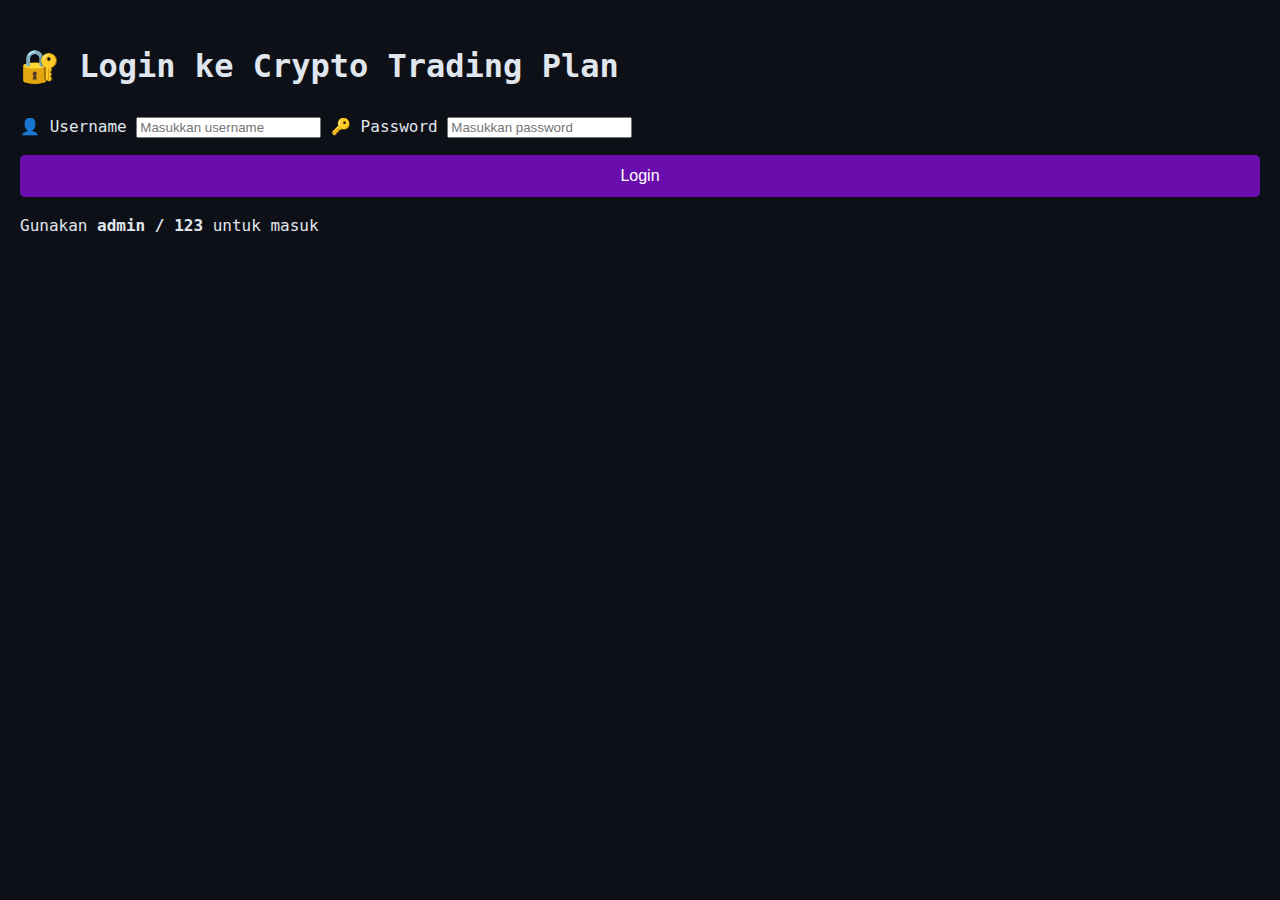
<file: Index.html>
<!DOCTYPE html>
<html lang="id">

<head>
    <meta charset="UTF-8" />
    <meta name="viewport" content="width=device-width, initial-scale=1.0" />
    <title>Crypto Trading Plan</title>
    <link rel="stylesheet" href="style.css" />
</head>

<body>
    <div class="login-container">
        <h1>🔐 Login ke Crypto Trading Plan</h1>

        <label>👤 Username</label>
        <input type="text" id="username" placeholder="Masukkan username" />

        <label>🔑 Password</label>
        <input type="password" id="password" placeholder="Masukkan password" />

        <button onclick="login()">Login</button>
        <p>Gunakan <strong>admin / 123</strong> untuk masuk</p>
    </div>

    <script src="script.js"></script>
</body>

</html>
</file>
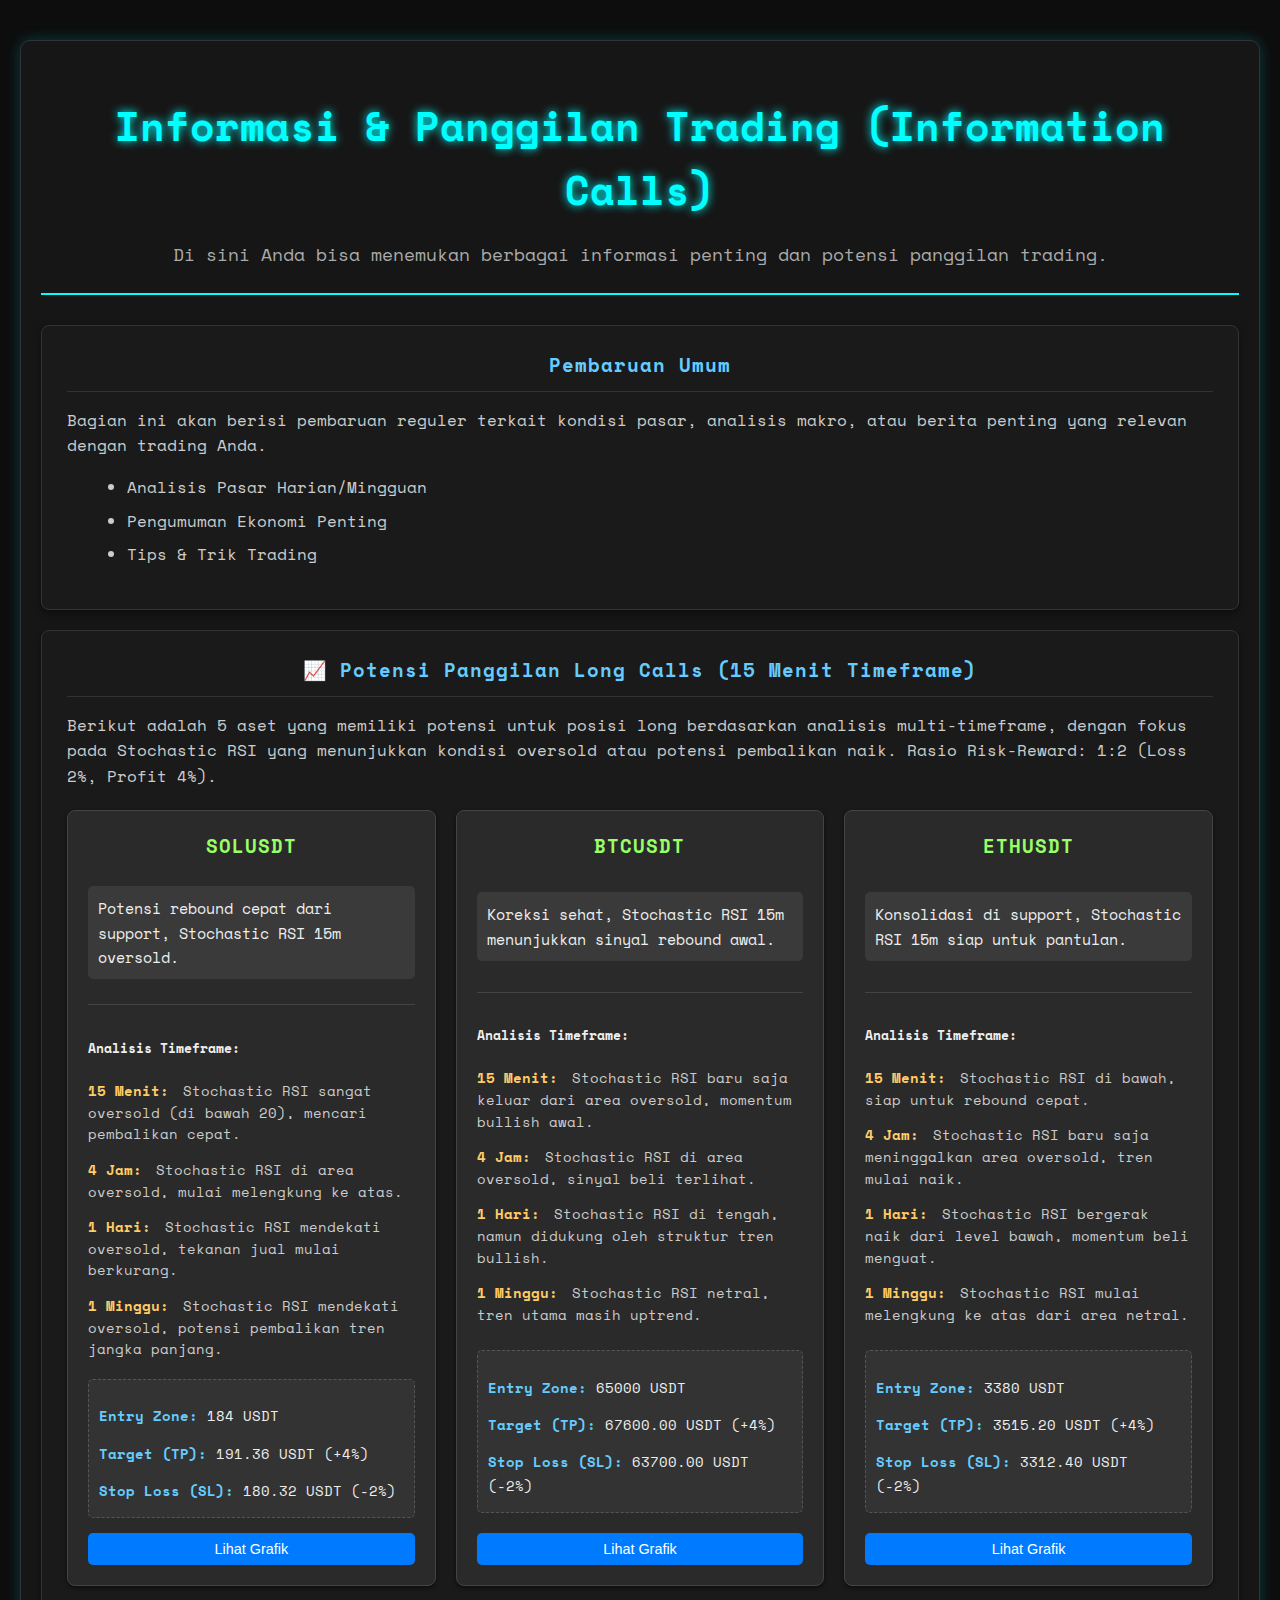
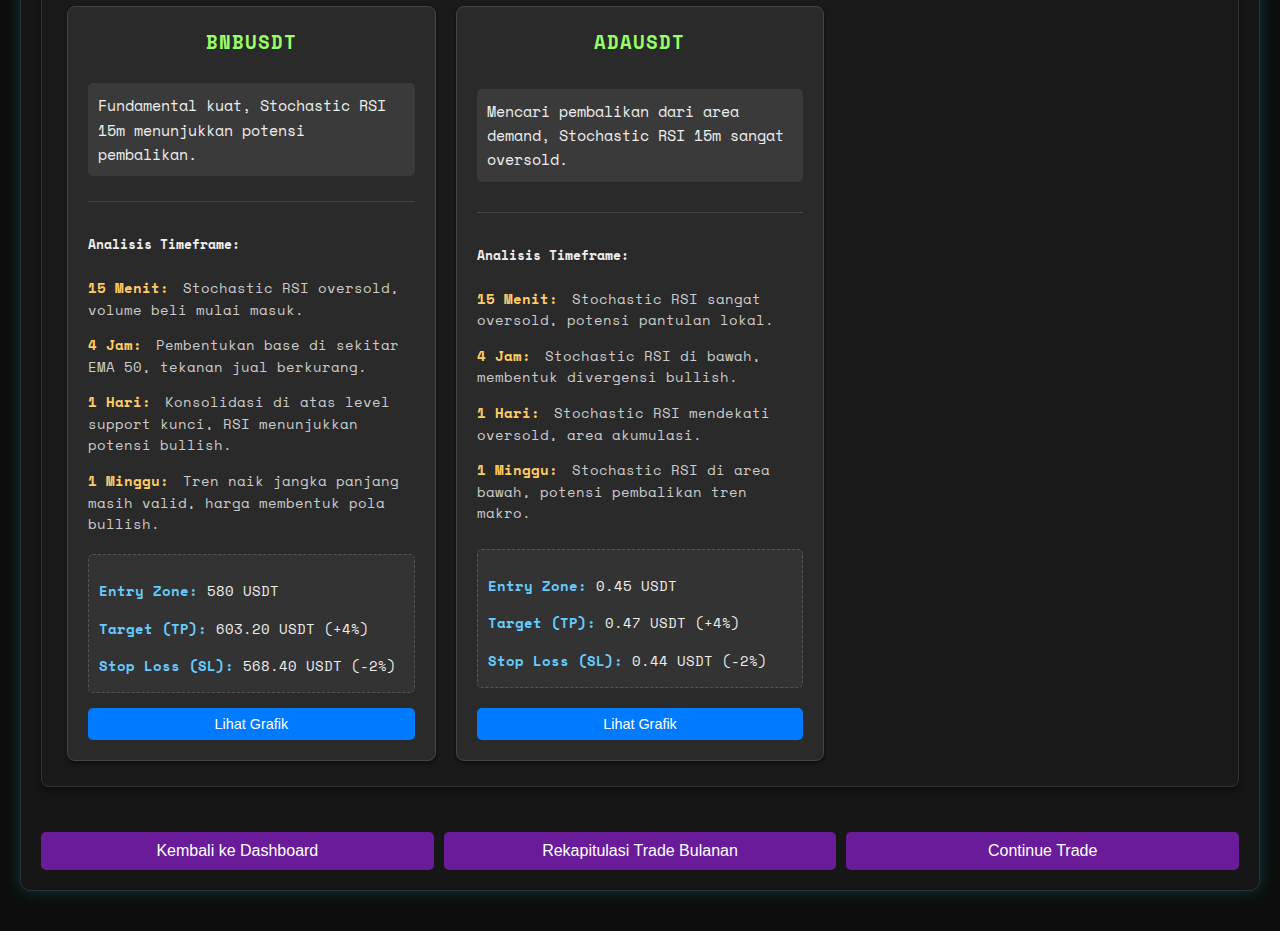
<file: informationcalls.html>
<!DOCTYPE html>
<html lang="en">

<head>
    <meta charset="UTF-8">
    <meta name="viewport" content="width=device-width, initial-scale=1.0">
    <title>Information Calls - Trading Journal</title>
    <link rel="stylesheet" href="style.css">
    <link href="https://fonts.googleapis.com/css2?family=Space+Mono:wght@400;700&display=swap" rel="stylesheet">
    <style>
        /* Gaya spesifik untuk informationcalls.html */
        body {
            font-family: 'Space Mono', monospace;
            background-color: #0d0d0d;
            /* Background lebih gelap */
            color: #eee;
            line-height: 1.6;
            margin: 0;
            padding: 20px;
        }

        .container {
            max-width: 1200px;
            margin: 20px auto;
            padding: 20px;
            background-color: #161616;
            /* Warna container sedikit lebih terang */
            border-radius: 10px;
            box-shadow: 0 0 15px rgba(0, 255, 255, 0.2);
            /* Neon effect */
        }

        .info-header {
            text-align: center;
            margin-bottom: 30px;
            padding-bottom: 15px;
            border-bottom: 2px solid #00ffff;
            /* Neon border */
        }

        .info-header h2 {
            color: #00ffff;
            /* Neon cyan */
            font-size: 2.5em;
            text-shadow: 0 0 10px #00ffff;
            margin-bottom: 10px;
        }

        .info-header p {
            color: #aaa;
            font-size: 1.1em;
        }

        .info-content {
            background-color: #1a1a1a;
            padding: 25px;
            border-radius: 8px;
            box-shadow: 0 4px 8px rgba(0, 0, 0, 0.4);
            margin-bottom: 20px;
            border: 1px solid #333;
        }

        .info-content h3 {
            color: #66ccff;
            margin-top: 0;
            margin-bottom: 15px;
            border-bottom: 1px solid #333;
            padding-bottom: 10px;
        }

        .info-content p {
            line-height: 1.6;
            color: #ccc;
            margin-bottom: 10px;
        }

        .info-content ul {
            list-style-type: disc;
            margin-left: 20px;
            color: #ccc;
        }

        .info-content ul li {
            margin-bottom: 8px;
        }

        .long-calls-grid {
            display: grid;
            grid-template-columns: repeat(auto-fit, minmax(300px, 1fr));
            gap: 20px;
            margin-top: 20px;
        }

        .long-call-card {
            background-color: #2a2a2a;
            padding: 20px;
            border-radius: 8px;
            box-shadow: 0 2px 4px rgba(0, 0, 0, 0.5);
            border: 1px solid #444;
            display: flex;
            flex-direction: column;
            justify-content: space-between;
        }

        .long-call-card h4 {
            color: #99ff66;
            margin-top: 0;
            margin-bottom: 10px;
            font-size: 1.2em;
            text-align: center;
        }

        .long-call-card .overview {
            font-size: 0.95em;
            color: #eee;
            margin-bottom: 15px;
            background-color: #3a3a3a;
            padding: 10px;
            border-radius: 5px;
        }

        .timeframe-details {
            margin-top: 10px;
            border-top: 1px solid #444;
            padding-top: 10px;
        }

        .timeframe-details p {
            margin-bottom: 3px;
            font-size: 0.85em;
            color: #bbb;
        }

        .timeframe-details .timeframe-label {
            font-weight: bold;
            color: #ffcc66;
            margin-right: 5px;
        }

        .timeframe-details .reason-text {
            color: #ccc;
        }

        .entry-exit-info {
            background-color: #333;
            padding: 10px;
            border-radius: 5px;
            margin-top: 15px;
            border: 1px dashed #555;
        }

        .entry-exit-info p {
            margin-bottom: 5px;
            font-size: 0.9em;
            color: #ddd;
        }

        .entry-exit-info .label {
            font-weight: bold;
            color: #66ccff;
        }

        .entry-exit-info .value {
            color: #eee;
        }

        .trade-result {
            margin-top: 10px;
            padding: 8px;
            border-radius: 5px;
            text-align: center;
            font-weight: bold;
            font-size: 1.1em;
        }

        .trade-result.win {
            background-color: #28a745;
            /* Green for win */
            color: white;
        }

        .trade-result.loss {
            background-color: #dc3545;
            /* Red for loss */
            color: white;
        }

        .long-call-card button {
            margin-top: 15px;
            padding: 8px 15px;
            background-color: #007bff;
            color: white;
            border: none;
            border-radius: 5px;
            cursor: pointer;
            font-size: 0.9em;
            transition: background-color 0.3s ease;
            width: 100%;
        }

        .long-call-card button:hover {
            background-color: #0056b3;
        }

        /* Hapus gaya untuk simulate-buttons karena tidak digunakan lagi */
        /*
        .long-call-card .simulate-buttons {
            display: flex;
            gap: 10px;
            margin-top: 10px;
        }

        .long-call-card .simulate-buttons button {
            flex: 1;
            padding: 8px;
            border: none;
            border-radius: 5px;
            cursor: pointer;
            font-size: 0.85em;
            transition: background-color 0.3s ease;
            width: auto;
        }

        .long-call-card .simulate-buttons .btn-win {
            background-color: #28a745;
            color: white;
        }
        .long-call-card .simulate-buttons .btn-win:hover {
            background-color: #218838;
        }

        .long-call-card .simulate-buttons .btn-loss {
            background-color: #dc3545;
            color: white;
        }
        .long-call-card .simulate-buttons .btn-loss:hover {
            background-color: #c82333;
        }
        */

        .back-button-container {
            text-align: center;
            margin-top: 30px;
            display: flex;
            justify-content: center;
            gap: 10px;
        }

        .back-button-container button {
            padding: 10px 25px;
            background-color: #6a1b9a;
            color: white;
            border: none;
            border-radius: 5px;
            cursor: pointer;
            font-size: 1em;
            transition: background-color 0.3s ease;
        }

        .back-button-container button:hover {
            background-color: #4a148c;
        }

        #monthlyReportContainer {
            background-color: #1a1a1a;
            padding: 25px;
            border-radius: 8px;
            box-shadow: 0 4px 8px rgba(0, 0, 0, 0.2);
            margin-top: 30px;
            display: none;
            /* Hidden by default */
            border: 1px solid #333;
        }

        #monthlyReportContainer h3 {
            color: #66ccff;
            text-align: center;
            margin-bottom: 20px;
        }

        #monthlyReportContainer p {
            text-align: center;
            font-size: 1.1em;
            color: #eee;
            margin-bottom: 10px;
        }
    </style>
</head>

<body>
    <div class="container">
        <div class="info-header">
            <h2>Informasi & Panggilan Trading (Information Calls)</h2>
            <p>Di sini Anda bisa menemukan berbagai informasi penting dan potensi panggilan trading.</p>
        </div>

        <div class="info-content">
            <h3>Pembaruan Umum</h3>
            <p>Bagian ini akan berisi pembaruan reguler terkait kondisi pasar, analisis makro, atau berita penting yang
                relevan dengan trading Anda.</p>
            <ul>
                <li>Analisis Pasar Harian/Mingguan</li>
                <li>Pengumuman Ekonomi Penting</li>
                <li>Tips & Trik Trading</li>
            </ul>
        </div>

        <div class="info-content">
            <h3>📈 Potensi Panggilan Long Calls (15 Menit Timeframe)</h3>
            <p>Berikut adalah 5 aset yang memiliki potensi untuk posisi long berdasarkan analisis multi-timeframe,
                dengan fokus pada Stochastic RSI yang menunjukkan kondisi oversold atau potensi pembalikan naik. Rasio
                Risk-Reward: 1:2 (Loss 2%, Profit 4%).</p>

            <div class="long-calls-grid" id="longCallsContainer">
            </div>
        </div>

        <div class="back-button-container">
            <button onclick="window.location.href = 'dashboard.html';">Kembali ke Dashboard</button>
            <button onclick="showMonthlyReport();">Rekapitulasi Trade Bulanan</button>
            <button onclick="continueTrade();">Continue Trade</button>
        </div>

        <div id="monthlyReportContainer" class="info-content">
            <h3>Rekapitulasi Trade Bulanan</h3>
            <p id="winRateDisplay"></p>
            <p id="totalTradesDisplay"></p>
            <button onclick="hideMonthlyReport();">Tutup Rekapitulasi</button>
        </div>
    </div>

    <script>
        // Mapping untuk menyimpan koneksi WebSocket aktif
        const activeWebSockets = new Map();

        // Data trade harian saat ini.
        // PENTING: Anda akan memodifikasi ini secara manual jika ingin mengubah calls.
        // Ketika tombol "Continue Trade" ditekan, data ini akan di-reset untuk hari berikutnya.
        let dailyPotentialLongCalls = JSON.parse(localStorage.getItem('currentDailyTrades')) || [
            {
                id: 1,
                coin: "SOLUSDT",
                overview: "Potensi rebound cepat dari support, Stochastic RSI 15m oversold.",
                timeframes: [
                    { tf: "15 Menit", reason: "Stochastic RSI sangat oversold (di bawah 20), mencari pembalikan cepat." },
                    { tf: "4 Jam", reason: "Stochastic RSI di area oversold, mulai melengkung ke atas." },
                    { tf: "1 Hari", reason: "Stochastic RSI mendekati oversold, tekanan jual mulai berkurang." },
                    { tf: "1 Minggu", reason: "Stochastic RSI mendekati oversold, potensi pembalikan tren jangka panjang." }
                ],
                entry: 184.00,
                tp: 191.36, // +4% dari 184
                sl: 180.32,  // -2% dari 184
                chartLink: "https://www.tradingview.com/chart/?symbol=BINANCE%3ASOLUSDT",
                result: null // null: belum ada hasil; "Win": Win; "Loss": Loss
            },
            {
                id: 2,
                coin: "BTCUSDT",
                overview: "Koreksi sehat, Stochastic RSI 15m menunjukkan sinyal rebound awal.",
                timeframes: [
                    { tf: "15 Menit", reason: "Stochastic RSI baru saja keluar dari area oversold, momentum bullish awal." },
                    { tf: "4 Jam", reason: "Stochastic RSI di area oversold, sinyal beli terlihat." },
                    { tf: "1 Hari", reason: "Stochastic RSI di tengah, namun didukung oleh struktur tren bullish." },
                    { tf: "1 Minggu", reason: "Stochastic RSI netral, tren utama masih uptrend." }
                ],
                entry: 65000,
                tp: 67600, // +4% dari 65000
                sl: 63700, // -2% dari 65000
                chartLink: "https://www.tradingview.com/chart/?symbol=BINANCE%3ABTCUSDT",
                result: null
            },
            {
                id: 3,
                coin: "ETHUSDT",
                overview: "Konsolidasi di support, Stochastic RSI 15m siap untuk pantulan.",
                timeframes: [
                    { tf: "15 Menit", reason: "Stochastic RSI di bawah, siap untuk rebound cepat." },
                    { tf: "4 Jam", reason: "Stochastic RSI baru saja meninggalkan area oversold, tren mulai naik." },
                    { tf: "1 Hari", reason: "Stochastic RSI bergerak naik dari level bawah, momentum beli menguat." },
                    { tf: "1 Minggu", reason: "Stochastic RSI mulai melengkung ke atas dari area netral." }
                ],
                entry: 3380,
                tp: 3515.2, // +4% dari 3380
                sl: 3312.4, // -2% dari 3380
                chartLink: "https://www.tradingview.com/chart/?symbol=BINANCE%3AETHUSDT",
                result: null
            },
            {
                id: 4,
                coin: "BNBUSDT",
                overview: "Fundamental kuat, Stochastic RSI 15m menunjukkan potensi pembalikan.",
                timeframes: [
                    { tf: "15 Menit", reason: "Stochastic RSI oversold, volume beli mulai masuk." },
                    { tf: "4 Jam", reason: "Pembentukan base di sekitar EMA 50, tekanan jual berkurang." },
                    { tf: "1 Hari", reason: "Konsolidasi di atas level support kunci, RSI menunjukkan potensi bullish." },
                    { tf: "1 Minggu", reason: "Tren naik jangka panjang masih valid, harga membentuk pola bullish." }
                ],
                entry: 580,
                tp: 603.2, // +4% dari 580
                sl: 568.4, // -2% dari 580
                chartLink: "https://www.tradingview.com/chart/?symbol=BINANCE%3ABNBUSDT",
                result: null
            },
            {
                id: 5,
                coin: "ADAUSDT",
                overview: "Mencari pembalikan dari area demand, Stochastic RSI 15m sangat oversold.",
                timeframes: [
                    { tf: "15 Menit", reason: "Stochastic RSI sangat oversold, potensi pantulan lokal." },
                    { tf: "4 Jam", reason: "Stochastic RSI di bawah, membentuk divergensi bullish." },
                    { tf: "1 Hari", reason: "Stochastic RSI mendekati oversold, area akumulasi." },
                    { tf: "1 Minggu", reason: "Stochastic RSI di area bawah, potensi pembalikan tren makro." }
                ],
                entry: 0.450,
                tp: 0.468, // +4% dari 0.450
                sl: 0.441,  // -2% dari 0.450
                chartLink: "https://www.tradingview.com/chart/?symbol=BINANCE%3AADAUSDT",
                result: null
            }
        ];

        // Untuk menyimpan data historis trade (akan disimpan di localStorage)
        let monthlyTradeRecords = JSON.parse(localStorage.getItem('monthlyTradeRecords')) || [];

        // Fungsi untuk memperbarui hasil trade dan menutup WebSocket
        function updateTradeResult(id, result) {
            const tradeIndex = dailyPotentialLongCalls.findIndex(trade => trade.id === id);
            if (tradeIndex !== -1 && dailyPotentialLongCalls[tradeIndex].result === null) {
                dailyPotentialLongCalls[tradeIndex].result = result;

                // Tambahkan ke monthlyTradeRecords
                const todayDateString = new Date().toISOString().slice(0, 10);
                monthlyTradeRecords.push({
                    id: dailyPotentialLongCalls[tradeIndex].id,
                    coin: dailyPotentialLongCalls[tradeIndex].coin,
                    result: result,
                    date: todayDateString
                });
                localStorage.setItem('monthlyTradeRecords', JSON.stringify(monthlyTradeRecords));
                localStorage.setItem('currentDailyTrades', JSON.stringify(dailyPotentialLongCalls)); // Simpan status harian

                // Tutup WebSocket untuk koin ini
                if (activeWebSockets.has(id)) {
                    activeWebSockets.get(id).close();
                    activeWebSockets.delete(id);
                    console.log(`WebSocket for ${dailyPotentialLongCalls[tradeIndex].coin} closed.`);
                }

                displayLongCalls(); // Refresh tampilan UI
            }
        }

        // Fungsi untuk menginisiasi koneksi WebSocket dan memantau harga
        function monitorPricesWithWebSocket() {
            dailyPotentialLongCalls.forEach(call => {
                // Hanya monitor jika trade belum ada hasilnya
                if (call.result === null) {
                    const symbol = call.coin.toLowerCase();
                    const ws = new WebSocket(`wss://stream.binance.com:9443/ws/${symbol}@trade`);
                    activeWebSockets.set(call.id, ws); // Simpan koneksi WebSocket

                    ws.onopen = () => {
                        console.log(`WebSocket for ${call.coin} opened.`);
                    };

                    ws.onmessage = function (event) {
                        const data = JSON.parse(event.data);
                        const price = parseFloat(data.p);

                        // Cari kembali trade di dailyPotentialLongCalls karena array bisa berubah
                        const currentCall = dailyPotentialLongCalls.find(t => t.id === call.id);

                        if (currentCall && currentCall.result === null) { // Pastikan trade masih aktif
                            if (price >= currentCall.tp) {
                                console.log(`${currentCall.coin}: Harga ${price} mencapai TP ${currentCall.tp}. Hasil: Win!`);
                                updateTradeResult(currentCall.id, "Win");
                            } else if (price <= currentCall.sl) {
                                console.log(`${currentCall.coin}: Harga ${price} mencapai SL ${currentCall.sl}. Hasil: Loss!`);
                                updateTradeResult(currentCall.id, "Loss");
                            }
                        }
                    };

                    ws.onerror = (error) => {
                        console.error(`WebSocket error for ${call.coin}:`, error);
                    };

                    ws.onclose = (event) => {
                        if (event.wasClean) {
                            console.log(`WebSocket for ${call.coin} closed cleanly, code=${event.code} reason=${event.reason}`);
                        } else {
                            console.error(`WebSocket for ${call.coin} connection died`);
                        }
                        activeWebSockets.delete(call.id); // Hapus dari daftar aktif
                    };
                }
            });
        }

        // Fungsi untuk menampilkan data potensi long calls
        function displayLongCalls() {
            const container = document.getElementById('longCallsContainer');
            container.innerHTML = ''; // Bersihkan konten sebelumnya

            dailyPotentialLongCalls.forEach(call => {
                const card = document.createElement('div');
                card.classList.add('long-call-card');

                let timeframeHtml = '';
                call.timeframes.forEach(tfDetail => {
                    timeframeHtml += `<p><span class="timeframe-label">${tfDetail.tf}:</span> <span class="reason-text">${tfDetail.reason}</span></p>`;
                });

                let resultHtml = '';
                if (call.result) {
                    resultHtml = `
                        <div class="trade-result ${call.result.toLowerCase()}">
                            Hasil: ${call.result}
                        </div>
                    `;
                }

                card.innerHTML = `
                    <h4>${call.coin}</h4>
                    <p class="overview">${call.overview}</p>
                    <div class="timeframe-details">
                        <h5>Analisis Timeframe:</h5>
                        ${timeframeHtml}
                    </div>
                    <div class="entry-exit-info">
                        <p><span class="label">Entry Zone:</span> <span class="value">${call.entry} USDT</span></p>
                        <p><span class="label">Target (TP):</span> <span class="value">${call.tp.toFixed(2)} USDT (+4%)</span></p>
                        <p><span class="label">Stop Loss (SL):</span> <span class="value">${call.sl.toFixed(2)} USDT (-2%)</span></p>
                    </div>
                    <button onclick="window.open('${call.chartLink}', '_blank');">Lihat Grafik</button>
                    ${resultHtml}
                `;
                container.appendChild(card);
            });
        }

        // Fungsi untuk Rekapitulasi Trade Bulanan (Sama seperti sebelumnya)
        function showMonthlyReport() {
            const reportContainer = document.getElementById('monthlyReportContainer');
            const winRateDisplay = document.getElementById('winRateDisplay');
            const totalTradesDisplay = document.getElementById('totalTradesDisplay');

            const currentMonth = new Date().getMonth();
            const currentYear = new Date().getFullYear();

            // Filter trade records untuk bulan ini
            const tradesThisMonth = monthlyTradeRecords.filter(record => {
                const recordDate = new Date(record.date);
                return recordDate.getMonth() === currentMonth && recordDate.getFullYear() === currentYear;
            });

            const totalTrades = tradesThisMonth.length;
            const totalWins = tradesThisMonth.filter(record => record.result === "Win").length;

            let winRate = 0;
            if (totalTrades > 0) {
                winRate = (totalWins / totalTrades) * 100;
            }

            totalTradesDisplay.textContent = `Total Trades Bulan Ini: ${totalTrades}`;
            winRateDisplay.textContent = `Win Rate: ${winRate.toFixed(2)}% (${totalWins} Win / ${totalTrades - totalWins} Loss)`;

            reportContainer.style.display = 'block';
        }

        // Fungsi untuk menyembunyikan Rekapitulasi Trade Bulanan
        function hideMonthlyReport() {
            const reportContainer = document.getElementById('monthlyReportContainer');
            reportContainer.style.display = 'none';
        }

        // Fungsi untuk "Continue Trade" / Reset trade harian
        function continueTrade() {
            const allTradesFinished = dailyPotentialLongCalls.every(trade => trade.result !== null);

            if (allTradesFinished) {
                // Tutup semua WebSocket yang mungkin masih aktif (walau seharusnya sudah tertutup)
                activeWebSockets.forEach(ws => ws.close());
                activeWebSockets.clear();

                // Reset dailyPotentialLongCalls ke keadaan awal (data dummy baru tanpa hasil)
                dailyPotentialLongCalls = [
                    {
                        id: 1, coin: "SOLUSDT", overview: "Potensi rebound cepat dari support, Stochastic RSI 15m oversold.",
                        timeframes: [
                            { tf: "15 Menit", reason: "Stochastic RSI sangat oversold (di bawah 20), mencari pembalikan cepat." },
                            { tf: "4 Jam", reason: "Stochastic RSI di area oversold, mulai melengkung ke atas." },
                            { tf: "1 Hari", reason: "Stochastic RSI mendekati oversold, tekanan jual mulai berkurang." },
                            { tf: "1 Minggu", reason: "Stochastic RSI mendekati oversold, potensi pembalikan tren jangka panjang." }
                        ],
                        entry: 184.00, tp: 191.36, sl: 180.32, chartLink: "https://www.tradingview.com/chart/?symbol=BINANCE%3ASOLUSDT", result: null
                    },
                    {
                        id: 2, coin: "BTCUSDT", overview: "Koreksi sehat, Stochastic RSI 15m menunjukkan sinyal rebound awal.",
                        timeframes: [
                            { tf: "15 Menit", reason: "Stochastic RSI baru saja keluar dari area oversold, momentum bullish awal." },
                            { tf: "4 Jam", reason: "Stochastic RSI di area oversold, sinyal beli terlihat." },
                            { tf: "1 Hari", reason: "Stochastic RSI di tengah, namun didukung oleh struktur tren bullish." },
                            { tf: "1 Minggu", reason: "Stochastic RSI netral, tren utama masih uptrend." }
                        ],
                        entry: 65000, tp: 67600, sl: 63700, chartLink: "https://www.tradingview.com/chart/?symbol=BINANCE%3ABTCUSDT", result: null
                    },
                    {
                        id: 3, coin: "ETHUSDT", overview: "Konsolidasi di support, Stochastic RSI 15m siap untuk pantulan.",
                        timeframes: [
                            { tf: "15 Menit", reason: "Stochastic RSI di bawah, siap untuk rebound cepat." },
                            { tf: "4 Jam", reason: "Stochastic RSI baru saja meninggalkan area oversold, tren mulai naik." },
                            { tf: "1 Hari", reason: "Stochastic RSI bergerak naik dari level bawah, momentum beli menguat." },
                            { tf: "1 Minggu", reason: "Stochastic RSI mulai melengkung ke atas dari area netral." }
                        ],
                        entry: 3380, tp: 3515.2, sl: 3312.4, chartLink: "https://www.tradingview.com/chart/?symbol=BINANCE%3AETHUSDT", result: null
                    },
                    {
                        id: 4, coin: "BNBUSDT", overview: "Fundamental kuat, Stochastic RSI 15m menunjukkan potensi pembalikan.",
                        timeframes: [
                            { tf: "15 Menit", reason: "Stochastic RSI oversold, volume beli mulai masuk." },
                            { tf: "4 Jam", reason: "Pembentukan base di sekitar EMA 50, tekanan jual berkurang." },
                            { tf: "1 Hari", reason: "Konsolidasi di atas level support kunci, RSI menunjukkan potensi bullish." },
                            { tf: "1 Minggu", reason: "Tren naik jangka panjang masih valid, harga membentuk pola bullish." }
                        ],
                        entry: 580, tp: 603.2, sl: 568.4, chartLink: "https://www.tradingview.com/chart/?symbol=BINANCE%3ABNBUSDT", result: null
                    },
                    {
                        id: 5, coin: "ADAUSDT", overview: "Mencari pembalikan dari area demand, Stochastic RSI 15m sangat oversold.",
                        timeframes: [
                            { tf: "15 Menit", reason: "Stochastic RSI sangat oversold, potensi pantulan lokal." },
                            { tf: "4 Jam", reason: "Stochastic RSI di bawah, membentuk divergensi bullish." },
                            { tf: "1 Hari", reason: "Stochastic RSI mendekati oversold, area akumulasi." },
                            { tf: "1 Minggu", reason: "Stochastic RSI di area bawah, potensi pembalikan tren makro." }
                        ],
                        entry: 0.450, tp: 0.468, sl: 0.441, chartLink: "https://www.tradingview.com/chart/?symbol=BINANCE%3AADAUSDT", result: null
                    }
                ];
                localStorage.setItem('currentDailyTrades', JSON.stringify(dailyPotentialLongCalls)); // Simpan status reset
                displayLongCalls(); // Refresh tampilan untuk menampilkan calls baru
                monitorPricesWithWebSocket(); // Mulai memantau harga untuk calls baru
                alert("Semua trade harian telah di-reset. Siap untuk trade berikutnya!");
            } else {
                alert("Semua trade belum selesai. Harap tunggu hingga semua trade mendapatkan hasil Win/Loss.");
            }
        }

        // Panggil fungsi saat halaman dimuat
        document.addEventListener('DOMContentLoaded', () => {
            displayLongCalls();
            monitorPricesWithWebSocket(); // Mulai memantau harga saat DOMContentLoaded
        });
    </script>
</body>

</html>
</file>
<file: style.css>
/* style.css */

/* Gaya Dasar (untuk desktop dan mobile secara umum) */
body {
    font-family: 'Space Mono', monospace; /* Menggunakan font Space Mono */
    background-color: #0d1117; /* Background gelap */
    color: #e0e6ed; /* Warna teks terang */
    margin: 0;
    padding: 20px; /* Padding di sekitar body */
    line-height: 1.6;
}

.container {
    max-width: 900px; /* Lebar maksimum container */
    margin: 20px auto; /* Tengah di desktop, lebih baik di mobile */
    background-color: #161b22; /* Warna latar belakang container */
    padding: 30px;
    border-radius: 12px;
    box-shadow: 0 0 20px rgba(0, 255, 255, 0.15); /* Bayangan dengan aksen cyan */
    border: 1px solid #2d333b;
}

h2, h3, h4 {
    color: #00e6e6; /* Cyan terang untuk judul */
    text-align: center;
    margin-bottom: 25px;
    letter-spacing: 1px;
}

.input-group {
    margin-bottom: 15px;
    display: flex;
    flex-direction: column; /* Ubah menjadi kolom di mobile */
    gap: 8px; /* Jarak antar label dan input */
}

.input-group label {
    font-weight: bold;
    color: #8b949e; /* Abu-abu untuk label */
}

.input-group input[type="number"],
.input-group input[type="text"] {
    width: calc(100% - 22px); /* Penyesuaian lebar input */
    padding: 10px;
    border: 1px solid #30363d;
    border-radius: 4px;
    background-color: #0d1117;
    color: #e0e6ed;
    font-size: 1em;
    box-sizing: border-box; /* Pastikan padding termasuk lebar */
}

.input-group input:focus {
    border-color: #00e6e6;
    outline: none;
    box-shadow: 0 0 0 2px rgba(0, 255, 255, 0.3);
}

p {
    margin-bottom: 10px;
}

/* Untuk Current Capital */
#currentCapital {
    color: #28a745; /* Warna hijau */
    font-weight: bold;
    text-align: center; /* Pusatkan teks */
    margin-top: 20px;
}

#profitInfo {
    text-align: center;
    margin-bottom: 25px;
    padding: 10px;
    border-radius: 8px;
    background-color: #1f242b;
    border: 1px solid #2d333b;
}

#profitResult {
    /* Warna di sini sudah diatur secara dinamis oleh JavaScript
       (hijau untuk profit, merah untuk loss), jadi Anda tidak perlu mengubahnya di CSS
       jika Anda ingin perilaku itu tetap ada.
    */
    font-weight: bold;
    font-size: 1.2em;
    margin-top: 5px;
}

/* Gaya Umum untuk semua tombol */
button {
    background-color: #6a0dad; /* Ungu gelap */
    color: white;
    padding: 12px 25px; /* Default padding yang lebih besar untuk tombol utama */
    border: none;
    border-radius: 5px;
    cursor: pointer;
    font-size: 1em;
    transition: background-color 0.3s ease, transform 0.2s ease, box-shadow 0.3s ease;
    width: 100%; /* Lebar penuh secara default */
    margin-top: 15px; /* Jarak antar tombol */
    box-sizing: border-box;
}

button:hover {
    background-color: #a341f0; /* Ungu lebih terang saat hover */
    transform: translateY(-2px);
    box-shadow: 0 4px 10px rgba(0,0,0,0.3), 0 0 10px rgba(163, 65, 240, 0.4);
}

/* Kustomisasi untuk tombol "Add Trade" dan "Rekap" di desktop */
/* Saya mengasumsikan div ini memiliki struktur seperti di dashboard.html */
/* style="display: flex; justify-content: space-between; align-items: center; margin-top: 30px;" */
div[style*="display: flex"][style*="justify-content: space-between"] > button {
    width: auto; /* Otomatis, tidak 100% */
    padding: 10px 20px; /* Ukuran sedang */
    font-size: 0.95em; /* Ukuran font sedang */
    margin-top: 0; /* Hapus margin atas dari gaya button umum */
    margin-right: 10px; /* Jarak antar tombol */
}

div[style*="display: flex"][style*="justify-content: space-between"] > button:last-child {
    margin-right: 0; /* Hapus margin kanan untuk tombol terakhir */
}


table {
    width: 100%;
    border-collapse: collapse;
    margin-top: 30px;
    background-color: #1a1e26;
    border-radius: 8px;
    overflow: hidden; /* Pastikan sudut bulat terlihat */
}

table th,
table td {
    padding: 12px 8px; /* Kurangi padding di tabel */
    text-align: center;
    border-bottom: 1px solid #2d333b;
    color: #e0e6ed;
    font-size: 0.85em; /* Ukuran font lebih kecil */
}

table th {
    background-color: #21262d;
    color: #00e6e6; /* Cyan untuk header tabel */
    font-weight: bold;
    text-transform: uppercase;
    font-size: 0.9em;
}

/* Warna hijau untuk angka USDT di tabel */
table tbody td:nth-child(3), /* Position Size */
table tbody td:nth-child(4), /* Risk (Loss) */
table tbody td:nth-child(5)  /* Reward (Profit) */
{
    color: #28a745; /* Warna hijau */
    font-weight: bold;
}


/* Input di dalam tabel */
.trade-coin-input {
    width: calc(100% - 10px); /* Sesuaikan lebar */
    padding: 6px;
    border: 1px solid #30363d;
    border-radius: 4px;
    background-color: #0d1117;
    color: #e0e6ed;
    font-size: 0.8em; /* Lebih kecil */
    box-sizing: border-box;
}

.win-btn, .lose-btn {
    padding: 6px 10px; /* Padding lebih kecil */
    font-size: 0.8em; /* Ukuran font lebih kecil */
    margin: 3px;
    width: auto; /* Jangan 100% lebar */
}

.win-btn {
    background-color: #28a745;
}

.win-btn:hover {
    background-color: #218838;
}

.lose-btn {
    background-color: #dc3545;
}

.lose-btn:hover {
    background-color: #c82333;
}


#pagination-controls {
    display: flex;
    justify-content: center;
    gap: 10px;
    margin-top: 25px;
    flex-wrap: wrap; /* Izinkan wrap di layar kecil */
}

#pagination-controls button {
    width: auto; /* Override 100% width from general button style */
    padding: 8px 15px;
    margin: 5px; /* Sesuaikan margin untuk tampilan lebih baik saat wrap */
    background-color: #2d333b; /* Warna tombol pagination default */
}

#pagination-controls button.active {
    background-color: #00e6e6; /* Cyan untuk tombol aktif */
    color: #0d1117;
    font-weight: bold;
}

#pagination-controls button:hover:not(.active) {
    background-color: #3f4752;
}


/* Toolbar untuk TradingView (tersembunyi secara default) */
.toolbar {
    background-color: #1a1e26;
    border: 1px solid #2d333b;
    border-radius: 8px;
    padding: 20px;
    margin-top: 30px;
    text-align: center;
    box-shadow: 0 0 15px rgba(0, 255, 255, 0.1);
}

.toolbar.hidden {
    display: none;
}

.toolbar h4 {
    color: #e0e6ed;
    margin-bottom: 15px;
}

.toolbar button {
    width: calc(100% - 20px); /* Hampir 100% dengan padding */
    margin: 10px auto; /* Tengah dan jarak vertikal */
    background-color: #00e6e6; /* Warna cyan */
    color: #0d1117; /* Teks gelap */
    font-weight: bold;
}

.toolbar button:hover {
    background-color: #00cccc;
    transform: translateY(-2px);
    box-shadow: 0 4px 10px rgba(0,0,0,0.3), 0 0 10px rgba(0, 255, 255, 0.4);
}

#tvChart {
    margin-top: 30px;
    border: 1px solid #2d333b;
    border-radius: 8px;
    overflow: hidden; /* Penting untuk grafik */
}

/* Modal Styles */
.modal {
    display: none; /* Hidden by default */
    position: fixed; /* Stay in place */
    z-index: 10; /* Sit on top */
    left: 0;
    top: 0;
    width: 100%; /* Full width */
    height: 100%; /* Full height */
    overflow: auto; /* Enable scroll if needed */
    background-color: rgba(0,0,0,0.8); /* Black w/ opacity */
    justify-content: center;
    align-items: center;
    padding-top: 20px; /* Kurangi padding untuk mobile */
}

.modal.hidden {
    display: none;
}

.modal-content {
    background-color: #161b22; /* Darker charcoal */
    margin: 10% auto; /* Kurangi margin vertikal */
    padding: 20px; /* Kurangi padding */
    border: 1px solid #2d333b;
    border-radius: 10px;
    width: 90%; /* Lebih lebar di mobile */
    max-width: 700px;
    box-shadow: 0 0 25px rgba(0, 255, 255, 0.2); /* Subtle cyan glow */
    position: relative;
    color: #e0e6ed;
    box-sizing: border-box; /* Penting untuk padding */
}

.close-button {
    color: #e0e6ed;
    font-size: 30px;
    font-weight: bold;
    position: absolute;
    top: 10px;
    right: 20px;
    cursor: pointer;
    transition: color 0.3s ease;
}

.close-button:hover,
.close-button:focus {
    color: #00e6e6; /* Cyan on hover */
    text-decoration: none;
}

.modal-content h3 {
    color: #00e6e6; /* Cyan for modal heading */
    text-align: center;
    margin-bottom: 15px; /* Kurangi margin */
    letter-spacing: 1.5px;
    text-transform: uppercase;
    font-size: 1.2em; /* Lebih kecil di mobile */
}

.recap-filters {
    display: flex;
    flex-direction: column; /* Ubah menjadi kolom */
    gap: 10px;
    margin-bottom: 20px;
    align-items: stretch; /* Regangkan item */
    justify-content: center;
}

.recap-filters label {
    color: #8b949e;
    font-size: 0.9em;
    text-align: center; /* Pusatkan label */
}

.recap-filters input[type="date"] {
    padding: 10px 15px;
    border: 1px solid #30363d;
    border-radius: 4px;
    background-color: #0d1117;
    color: #e0e6ed;
    font-size: 0.9em;
    outline: none;
    width: 100%; /* Lebar penuh */
    box-sizing: border-box;
}

.recap-filters input[type="date"]:focus {
    border-color: #00e6e6;
    box-shadow: 0 0 0 2px rgba(0, 255, 255, 0.3);
}

.recap-filters button {
    padding: 10px 15px; /* Kurangi padding */
    font-size: 0.9em;
    margin-top: 5px; /* Jarak antar tombol filter */
    background-color: #a341f0; /* Purple accent */
    width: 100%; /* Lebar penuh */
    box-sizing: border-box;
}

.recap-filters button:hover {
    background-color: #b366ff;
    transform: translateY(-2px);
    box-shadow: 0 4px 10px rgba(0,0,0,0.3), 0 0 10px rgba(163, 65, 240, 0.4);
}

#recapResults h4 {
    color: #00e6e6;
    margin-top: 20px; /* Kurangi margin */
    margin-bottom: 10px;
    border-bottom: 1px solid #2d333b;
    padding-bottom: 5px;
    font-size: 1em; /* Lebih kecil */
}

#recapResults div {
    background-color: #1f242b;
    padding: 10px 15px; /* Kurangi padding */
    border-radius: 6px;
    border: 1px solid #2d333b;
    margin-bottom: 10px;
    font-size: 0.9em; /* Lebih kecil */
    line-height: 1.5;
}

#recapResults div span {
    display: block;
    margin-bottom: 3px;
}


/* Media Queries untuk Layar Kecil (Mobile) */
@media (max-width: 768px) {
    .container {
        margin: 10px; /* Margin lebih kecil di mobile */
        padding: 15px; /* Padding lebih kecil */
        border-radius: 8px;
    }

    h2, h3, h4 {
        font-size: 1.5em; /* Ukuran judul lebih kecil */
        margin-bottom: 15px;
    }

    .input-group {
        flex-direction: column; /* Tetap kolom */
        gap: 5px;
    }

    .input-group label,
    .input-group input {
        font-size: 0.9em;
    }

    /* Tombol utama (Generate Trading Plan) */
    button {
        padding: 10px 15px;
        font-size: 0.9em;
        margin-top: 10px;
    }

    /* Kustomisasi untuk tombol "Add Trade" dan "Rekap" di mobile */
    /* Mengasumsikan div ini memiliki struktur seperti di dashboard.html */
    /* style="display: flex; justify-content: space-between; align-items: center; margin-top: 30px;" */
    div[style*="display: flex"][style*="justify-content: space-between"] {
        flex-direction: row; /* Tetap baris */
        justify-content: space-around; /* Agar tombol memiliki jarak yang sama */
        margin-top: 20px; /* Sesuaikan margin atas */
    }

    div[style*="display: flex"][style*="justify-content: space-between"] > button {
        width: auto; /* Otomatis */
        flex-grow: 1; /* Biarkan mereka tumbuh untuk mengisi ruang, tapi tidak terlalu besar */
        max-width: 48%; /* Agar tidak 100% dan tetap bisa berdampingan */
        padding: 10px 15px; /* Ukuran sedang */
        font-size: 0.9em; /* Ukuran font sedang */
        margin: 5px; /* Margin sedang antar tombol */
    }


    /* Tabel responsif */
    table {
        display: block; /* Membuat tabel sebagai blok */
        width: 100%;
        overflow-x: auto; /* Memungkinkan scroll horizontal jika konten terlalu lebar */
        white-space: nowrap; /* Mencegah teks melilit di sel */
    }

    table thead, table tbody, table tr {
        display: block; /* Memaksa setiap baris dan header menjadi blok */
    }

    table th, table td {
        display: inline-block; /* Membuat sel sebaris */
        width: auto; /* Lebar otomatis */
        min-width: 80px; /* Lebar minimum untuk setiap kolom */
        box-sizing: border-box; /* Termasuk padding dalam lebar */
        border-bottom: none; /* Hapus border antar baris yang sekarang sebaris */
        vertical-align: top;
        text-align: left; /* Teks rata kiri */
    }

    table thead {
        border-bottom: 1px solid #2d333b; /* Batas bawah header */
    }

    table th:first-child,
    table td:first-child {
        min-width: 40px; /* Kolom No lebih kecil */
    }

    table th:nth-child(2),
    table td:nth-child(2) {
        min-width: 100px; /* Kolom Trade/Koin */
    }

    table td:last-child {
        min-width: 120px; /* Kolom Result lebih lebar untuk tombol */
    }

    /* Atur tampilan tombol win/lose di dalam sel Result */
    table td .win-btn,
    table td .lose-btn {
        display: inline-block; /* Agar tombol berdampingan */
        margin: 2px;
        padding: 5px 8px;
        font-size: 0.75em;
    }

    /* Sesuaikan input di dalam tabel agar tidak terlalu lebar */
    .trade-coin-input {
        width: calc(100% - 12px); /* Lebih sempit di mobile */
    }

    .toolbar button {
        padding: 8px 15px;
        font-size: 0.85em;
    }

    .modal-content {
        padding: 15px; /* Padding modal lebih kecil */
        margin: 5% auto; /* Margin modal lebih kecil */
    }

    .recap-filters {
        flex-direction: column;
        gap: 8px;
    }

    .recap-filters button {
        margin-top: 0; /* Hapus margin-top tambahan */
    }

    #recapResults div {
        padding: 10px;
        font-size: 0.85em;
    }
}

/* Optional: Untuk tampilan yang sangat kecil (misal: iPhone SE) */
@media (max-width: 480px) {
    .container {
        padding: 10px;
    }

    h2, h3 {
        font-size: 1.3em;
    }

    /* Kustomisasi untuk tombol "Add Trade" dan "Rekap" di mobile kecil */
    div[style*="display: flex"][style*="justify-content: space-between"] > button {
        padding: 8px 12px; /* Lebih kecil lagi */
        font-size: 0.8em;
    }

    table th, table td {
        min-width: 60px; /* Bahkan lebih kecil untuk kolom */
        font-size: 0.8em;
        padding: 8px 5px;
    }

    table td:last-child {
        min-width: 100px;
    }

    .win-btn, .lose-btn {
        padding: 4px 6px;
        font-size: 0.7em;
    }

    .toolbar button {
        font-size: 0.8em;
    }

    .modal-content {
        padding: 10px;
    }

    .recap-filters button {
        font-size: 0.8em;
    }
}
</file>
